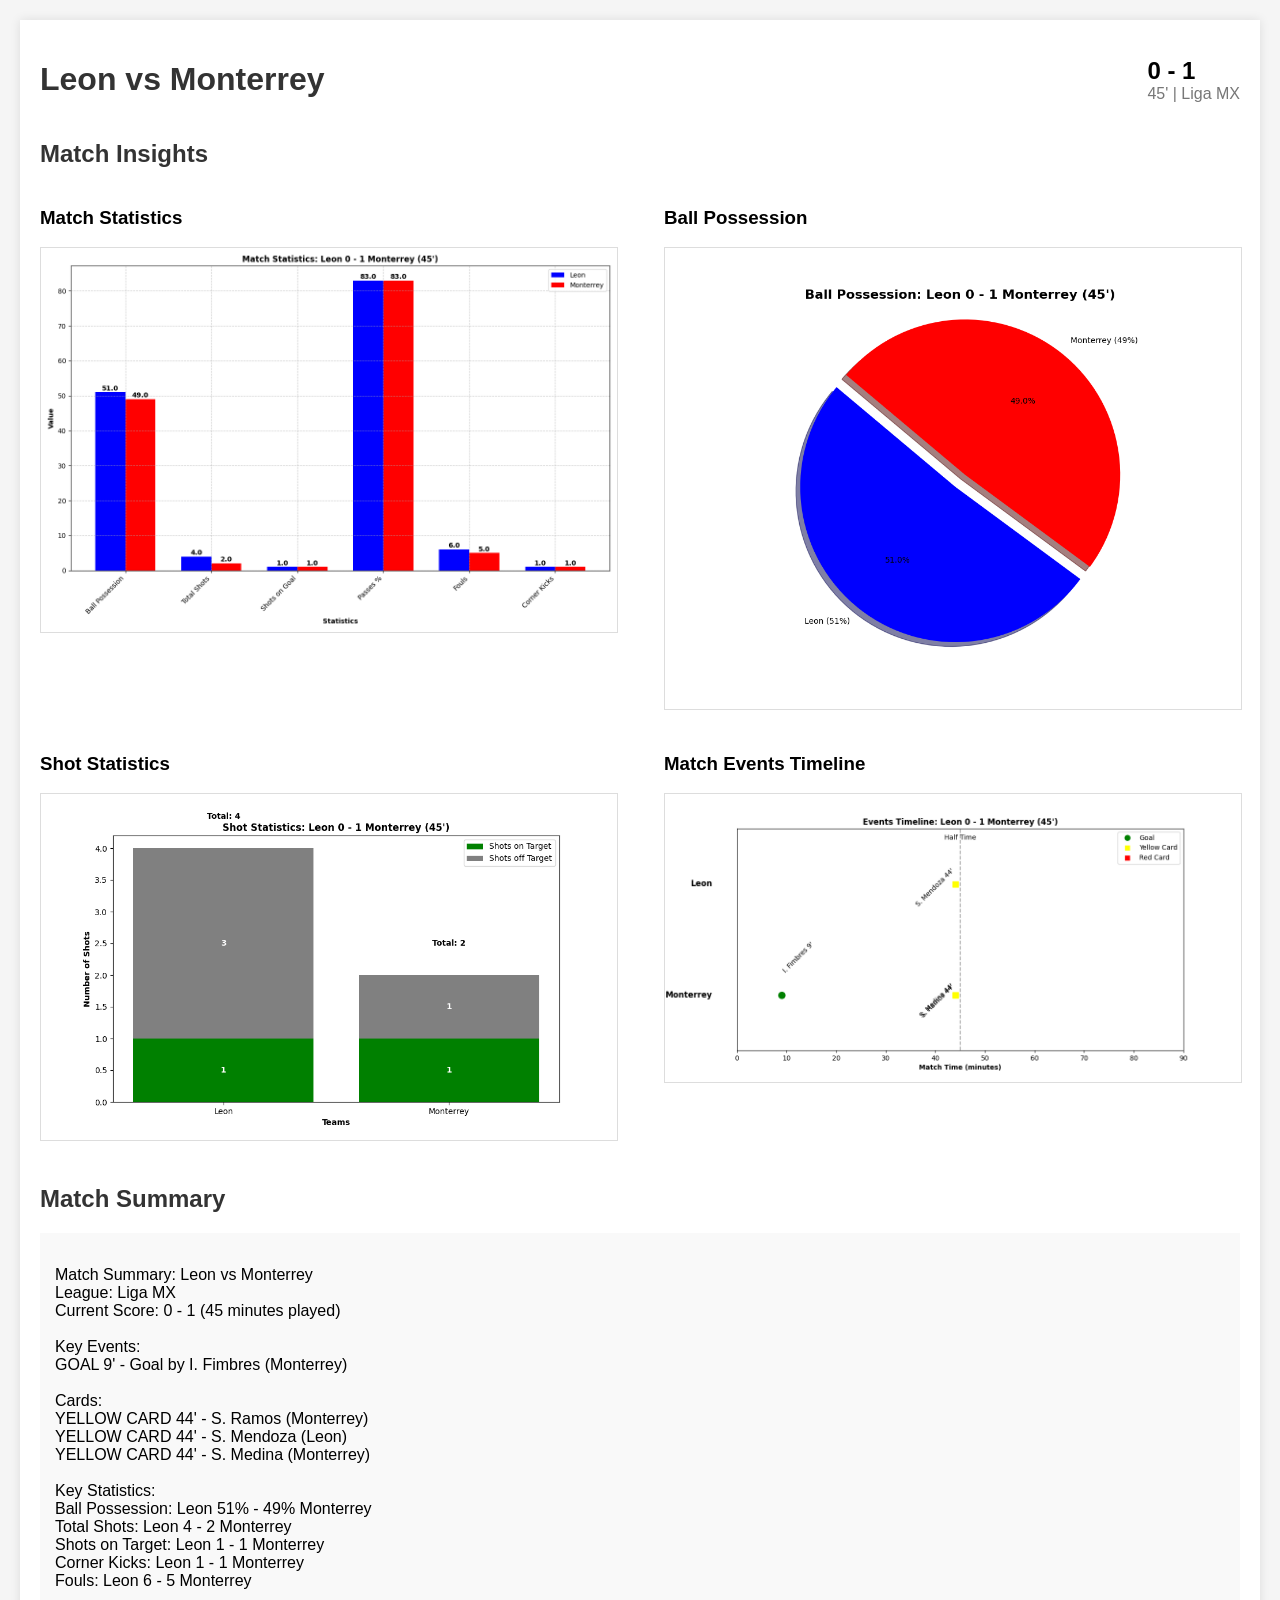
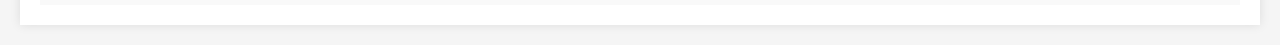
<file: football_live_match/match_insights/dashboard_1323623.html>
<!DOCTYPE html>
        <html>
        <head>
            <title>Leon vs Monterrey - Live Match Dashboard</title>
            <style>
                body { font-family: Arial, sans-serif; margin: 0; padding: 20px; background-color: #f5f5f5; }
                .container { max-width: 1200px; margin: 0 auto; background-color: white; padding: 20px; box-shadow: 0 0 10px rgba(0,0,0,0.1); }
                h1, h2 { color: #333; }
                .match-header { display: flex; justify-content: space-between; align-items: center; margin-bottom: 20px; }
                .score { font-size: 24px; font-weight: bold; }
                .time { color: #777; }
                .graphs { display: flex; flex-wrap: wrap; justify-content: space-between; }
                .graph-container { width: 48%; margin-bottom: 20px; }
                .graph-container img { width: 100%; border: 1px solid #ddd; }
                .summary { background-color: #f9f9f9; padding: 15px; white-space: pre-line; }
                @media (max-width: 768px) {
                    .graph-container { width: 100%; }
                }
            </style>
        </head>
        <body>
            <div class="container">
                <div class="match-header">
                    <h1>Leon vs Monterrey</h1>
                    <div>
                        <div class="score">0 - 1</div>
                        <div class="time">45' | Liga MX</div>
                    </div>
                </div>

                <h2>Match Insights</h2>
                <div class="graphs">
                    
            <div class="graph-container">
                <h3>Match Statistics</h3>
                <img src="match_stats_1323623.png" alt="Match Statistics">
            </div>
            
            <div class="graph-container">
                <h3>Ball Possession</h3>
                <img src="possession_pie_1323623.png" alt="Ball Possession">
            </div>
            
            <div class="graph-container">
                <h3>Shot Statistics</h3>
                <img src="shots_comparison_1323623.png" alt="Shot Statistics">
            </div>
            
            <div class="graph-container">
                <h3>Match Events Timeline</h3>
                <img src="events_timeline_1323623.png" alt="Match Events Timeline">
            </div>
            
                </div>

                <h2>Match Summary</h2>
                <div class="summary">
                    Match Summary: Leon vs Monterrey
League: Liga MX
Current Score: 0 - 1 (45 minutes played)

Key Events:
GOAL 9' - Goal by I. Fimbres (Monterrey)

Cards:
YELLOW CARD 44' - S. Ramos (Monterrey)
YELLOW CARD 44' - S. Mendoza (Leon)
YELLOW CARD 44' - S. Medina (Monterrey)

Key Statistics:
Ball Possession: Leon 51% - 49% Monterrey
Total Shots: Leon 4 - 2 Monterrey
Shots on Target: Leon 1 - 1 Monterrey
Corner Kicks: Leon 1 - 1 Monterrey
Fouls: Leon 6 - 5 Monterrey
                </div>
            </div>
        </body>
        </html>
</file>
